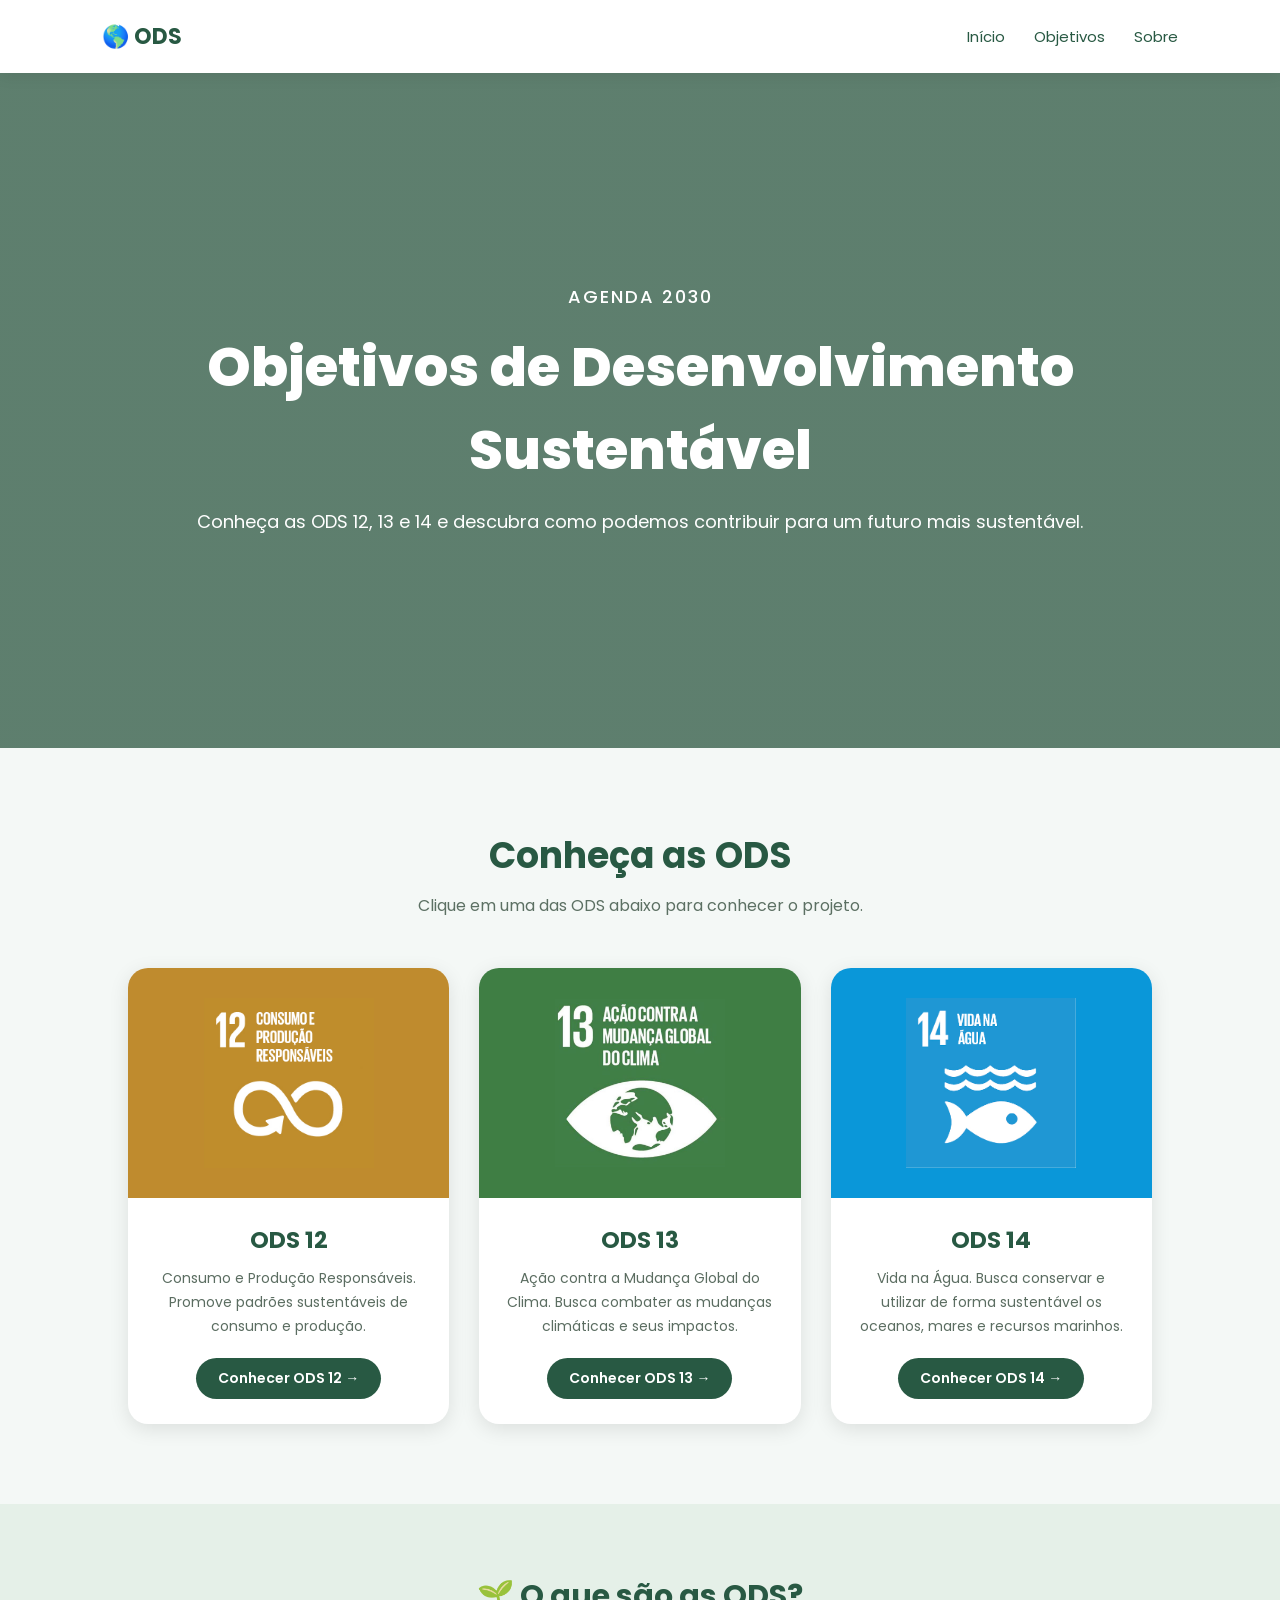
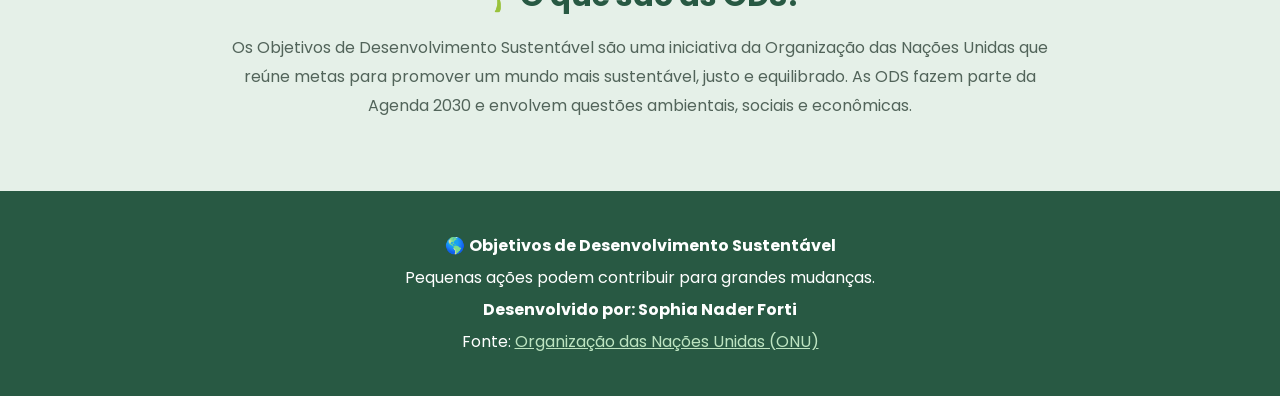
<file: index.html>
<!DOCTYPE html>
<html lang="pt-BR">

<head>

    <meta charset="UTF-8">
    <meta name="viewport" content="width=device-width, initial-scale=1.0">

    <title>Objetivos de Desenvolvimento Sustentável</title>

    <link rel="preconnect" href="https://fonts.googleapis.com">
    <link rel="preconnect" href="https://fonts.gstatic.com" crossorigin>

    <link href="https://fonts.googleapis.com/css2?family=Poppins:wght@300;400;500;600;700;800&display=swap"
        rel="stylesheet">

    <style>

        * {
            margin: 0;
            padding: 0;
            box-sizing: border-box;
            scroll-behavior: smooth;
        }

        body {
            font-family: "Poppins", sans-serif;
            background-color: #f4f8f6;
            color: #24352b;
        }

        /* CABEÇALHO */

        header {
            background-color: #ffffff;
            padding: 20px 8%;
            display: flex;
            justify-content: space-between;
            align-items: center;
            box-shadow: 0 3px 15px rgba(0, 0, 0, 0.08);
            position: sticky;
            top: 0;
            z-index: 1000;
        }

        header h2 {
            color: #285943;
            font-size: 22px;
        }

        nav a {
            color: #285943;
            text-decoration: none;
            margin-left: 25px;
            font-size: 15px;
            transition: 0.3s;
        }

        nav a:hover {
            color: #6aa56f;
        }

        /* CAPA */

        .inicio {
            min-height: 75vh;

            background:
                linear-gradient(
                    rgba(30, 75, 52, 0.70),
                    rgba(30, 75, 52, 0.70)
                ),
                url("https://images.unsplash.com/photo-1441974231531-c6227db76b6e?auto=format&fit=crop&w=1600&q=80");

            background-size: cover;
            background-position: center;

            display: flex;
            justify-content: center;
            align-items: center;

            text-align: center;
            padding: 40px 20px;
        }

        .inicio-conteudo {
            color: white;
            max-width: 900px;
        }

        .inicio-conteudo span {
            font-size: 18px;
            font-weight: 500;
            letter-spacing: 2px;
        }

        .inicio-conteudo h1 {
            font-size: 55px;
            margin: 15px 0;
            font-weight: 800;
        }

        .inicio-conteudo p {
            font-size: 18px;
            line-height: 1.8;
        }

        /* ODS */

        .ods {
            padding: 80px 10%;
        }

        .titulo {
            text-align: center;
            margin-bottom: 50px;
        }

        .titulo h2 {
            font-size: 36px;
            color: #285943;
            margin-bottom: 10px;
        }

        .titulo p {
            color: #5c7063;
            font-size: 16px;
        }

        /* CARDS */

        .cards {
            display: grid;
            grid-template-columns: repeat(3, 1fr);
            gap: 30px;
            max-width: 1100px;
            margin: auto;
        }

        .card {
            background-color: white;
            border-radius: 20px;
            overflow: hidden;
            box-shadow: 0 5px 20px rgba(0, 0, 0, 0.10);
            text-decoration: none;
            color: inherit;
            transition: 0.3s;
        }

        .card:hover {
            transform: translateY(-10px);
            box-shadow: 0 12px 30px rgba(0, 0, 0, 0.16);
        }

        /* IMAGEM DA ODS */

        .card-imagem {
            height: 230px;
            display: flex;
            justify-content: center;
            align-items: center;
            padding: 25px;
        }

        .card-imagem img {
            max-width: 170px;
            max-height: 170px;
            object-fit: contain;
        }

        /* CORES DOS CARDS */

        .ods12 {
            background-color: #bf8b2e;
        }

        .ods13 {
            background-color: #3f7e44;
        }

        .ods14 {
            background-color: #0a97d9;
        }

        /* TEXTO DOS CARDS */

        .card-conteudo {
            padding: 25px;
            text-align: center;
        }

        .card-conteudo h3 {
            font-size: 23px;
            margin-bottom: 10px;
            color: #285943;
        }

        .card-conteudo p {
            font-size: 14px;
            line-height: 1.7;
            color: #5b6d61;
            margin-bottom: 20px;
        }

        .clique {
            display: inline-block;
            padding: 10px 22px;
            border-radius: 25px;
            background-color: #285943;
            color: white;
            font-size: 14px;
            font-weight: 600;
        }

        /* EXPLICAÇÃO */

        .explicacao {
            background-color: #e5f0e8;
            padding: 70px 10%;
            text-align: center;
        }

        .explicacao h2 {
            color: #285943;
            font-size: 30px;
            margin-bottom: 15px;
        }

        .explicacao p {
            max-width: 850px;
            margin: auto;
            line-height: 1.8;
            color: #52645a;
        }

        /* RODAPÉ */

        footer {
            background-color: #285943;
            color: white;
            text-align: center;
            padding: 35px 20px;
        }

        footer p {
            margin: 7px;
        }

        footer a {
            color: #bde4c1;
        }

        /* RESPONSIVIDADE */

        @media (max-width: 850px) {

            header {
                flex-direction: column;
                gap: 10px;
            }

            nav a {
                margin: 0 8px;
                font-size: 13px;
            }

            .inicio-conteudo h1 {
                font-size: 42px;
            }

            .cards {
                grid-template-columns: 1fr;
                max-width: 500px;
            }

        }

    </style>

</head>

<body>

    <!-- CABEÇALHO -->

    <header>

        <h2>🌎 ODS</h2>

        <nav>

            <a href="#inicio">Início</a>

            <a href="#objetivos">Objetivos</a>

            <a href="#sobre">Sobre</a>

        </nav>

    </header>

    <!-- CAPA -->

    <section class="inicio" id="inicio">

        <div class="inicio-conteudo">

            <span>AGENDA 2030</span>

            <h1>Objetivos de Desenvolvimento Sustentável</h1>

            <p>
                Conheça as ODS 12, 13 e 14 e descubra como podemos
                contribuir para um futuro mais sustentável.
            </p>

        </div>

    </section>

    <!-- ODS -->

    <section class="ods" id="objetivos">

        <div class="titulo">

            <h2>Conheça as ODS</h2>

            <p>
                Clique em uma das ODS abaixo para conhecer o projeto.
            </p>

        </div>

        <div class="cards">

            <!-- ODS 12 -->

            <a href="ods12.html" class="card">

                <div class="card-imagem ods12">

                    <img
                        src="images/ODS12.png"
                        alt="Logo da ODS 12">

                </div>

                <div class="card-conteudo">

                    <h3>ODS 12</h3>

                    <p>
                        Consumo e Produção Responsáveis.
                        Promove padrões sustentáveis de consumo
                        e produção.
                    </p>

                    <span class="clique">
                        Conhecer ODS 12 →
                    </span>

                </div>

            </a>

            <!-- ODS 13 -->

            <a href="ods13.html" class="card">

                <div class="card-imagem ods13">

                    <img
                        src="images/ods13.png"
                        alt="Logo da ODS 13">

                </div>

                <div class="card-conteudo">

                    <h3>ODS 13</h3>

                    <p>
                        Ação contra a Mudança Global do Clima.
                        Busca combater as mudanças climáticas
                        e seus impactos.
                    </p>

                    <span class="clique">
                        Conhecer ODS 13 →
                    </span>

                </div>

            </a>

            <!-- ODS 14 -->

            <a href="ods14.html" class="card">

                <div class="card-imagem ods14">

                    <img
                        src="images/ods14.png"
                        alt="Logo da ODS 14">

                </div>

                <div class="card-conteudo">

                    <h3>ODS 14</h3>

                    <p>
                        Vida na Água.
                        Busca conservar e utilizar de forma sustentável
                        os oceanos, mares e recursos marinhos.
                    </p>

                    <span class="clique">
                        Conhecer ODS 14 →
                    </span>

                </div>

            </a>

        </div>

    </section>

    <!-- SOBRE -->

    <section class="explicacao" id="sobre">

        <h2>🌱 O que são as ODS?</h2>

        <p>
            Os Objetivos de Desenvolvimento Sustentável são uma iniciativa
            da Organização das Nações Unidas que reúne metas para promover
            um mundo mais sustentável, justo e equilibrado. As ODS fazem
            parte da Agenda 2030 e envolvem questões ambientais, sociais
            e econômicas.
        </p>

    </section>

    <!-- RODAPÉ -->

    <footer>

        <p>
            🌎 <strong>Objetivos de Desenvolvimento Sustentável</strong>
        </p>

        <p>
            Pequenas ações podem contribuir para grandes mudanças.
        </p>

        <p>
            <strong>Desenvolvido por: Sophia Nader Forti</strong>
        </p>

        <p>
            Fonte:
            <a
                href="https://brasil.un.org/pt-br/sdgs"
                target="_blank">
                Organização das Nações Unidas (ONU)
            </a>
        </p>

    </footer>

</body>
</html>
</file>
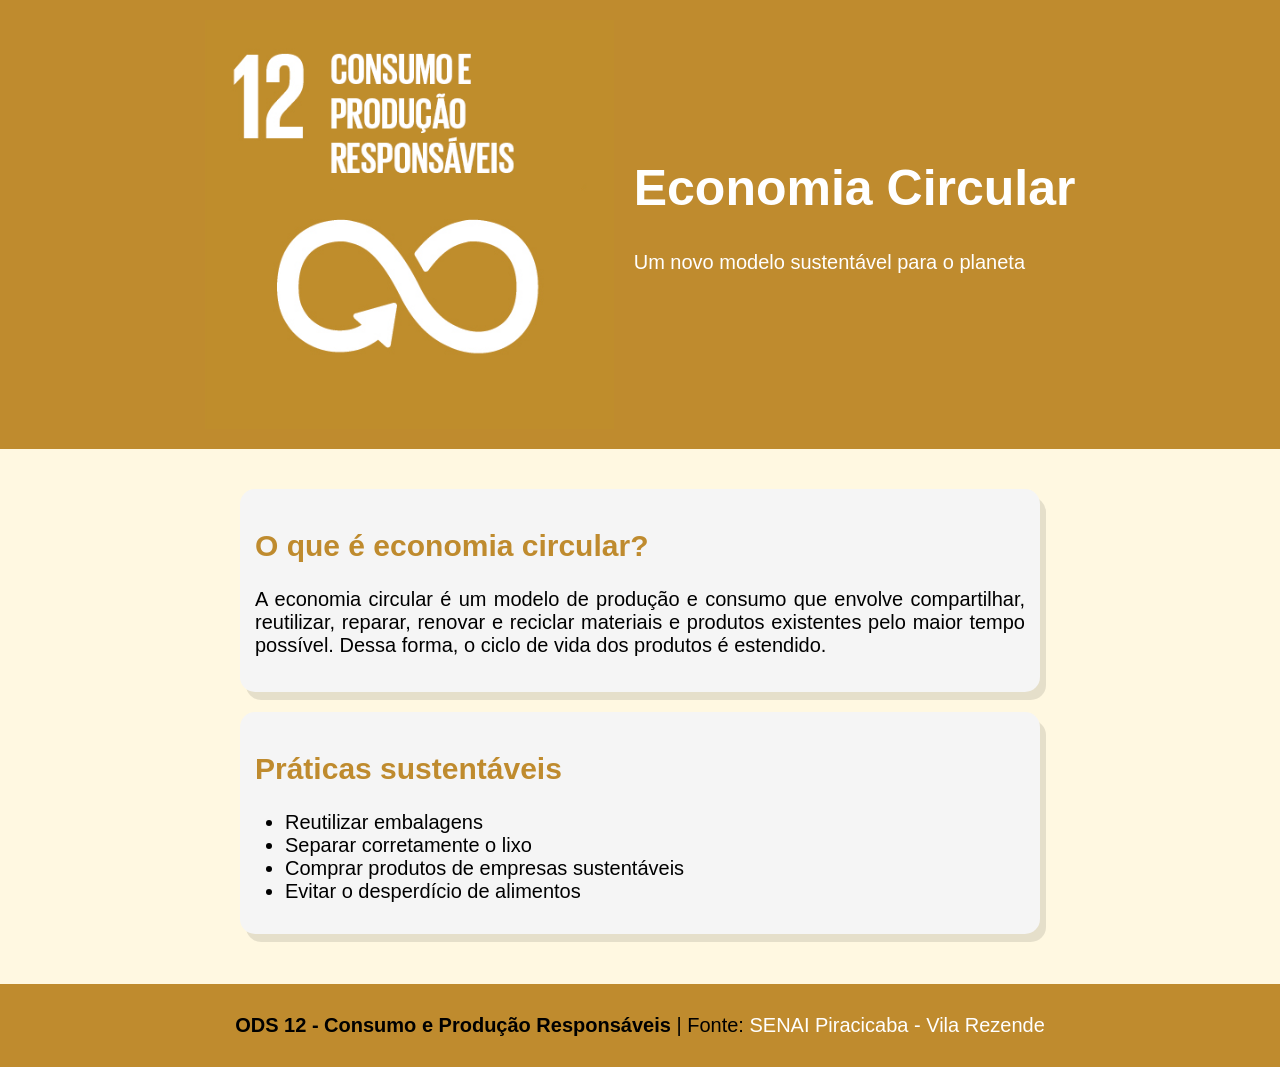
<file: ods12.html>
<!DOCTYPE html>
<html lang="pt-BR">
<head>
    <meta charset="UTF-8">
    <meta name="viewport" content="width=device-width, initial-scale=1.0">
    <title>ODS 12</title>
    <link rel="stylesheet" href="css/ods12.css">
</head>

<body>
    <!-- Tag header se refere a parte superior -->

    <header>

        <div class="header-content">
             <img src="images/ODS12.png" alt="Imagem ODS 12">
             <div class="header-text">
                 
                  <a href="https://brasil.un.org/pt-br/sdgs" target="_blank">
                    <h1>Economia Circular</h1>
                  </a>
            
                 <p>Um novo modelo sustentável para o planeta</p>
             </div>
        </div>
    </header>

    <!-- Tag section diz respeito a uma seçã do site -->
     <section>
        <article>
            
            <h2>O que é economia circular?</h2>
            <p>A economia circular é um modelo de produção e consumo que envolve compartilhar,
                 reutilizar, reparar, renovar e reciclar materiais e produtos existentes pelo maior tempo possível. 
                 Dessa forma, o ciclo de vida dos produtos é estendido.</p>
        
        </article>

        <article>
            <h2>Práticas sustentáveis</h2>
            <ul>
                <li>Reutilizar embalagens</li>
                <li>Separar corretamente o lixo</li>
                <li>Comprar produtos de empresas sustentáveis</li>
                <li>Evitar o desperdício de alimentos</li>
            </ul>
        </article>
     
    </section>

    <footer>
        <p>
            <strong>
                ODS 12 - Consumo e Produção Responsáveis
            </strong>
            | Fonte: 
            <a target="_blank" href="https://www.sp.senai.br/unidade/piracicabavila/"> SENAI Piracicaba - Vila Rezende </a>

        </p>
    </footer>

</body>
</html>
</file>
<file: css/ods12.css>
body {
    background-color: #fff8e1;
    font-family: 'Segoe UI', Tahoma, Geneva, Verdana, sans-serif;
    margin: 0;
    padding: 0;
}

header {
    background-color: #bf8b2e;
    color: white;
    padding: 20px;
}

.header-content {
    display:flex;
    align-items: center; /*alinha na vertical*/
    justify-content: center; /*alinha na horizontal*/
    gap: 20px; /*espaçamento interno*/
    flex-wrap: wrap; /*quebra a linha e ajusta*/
}

.header-text {
    margin-bottom: 30px;
}

h1 {
    font-size: 50px;
    text-align: center;
}

p {
    font-size: 20px;
}

img {
    width: 33%;
    height: auto;
}
a {
    text-decoration: none;
    color: white;
}

a:hover {
    text-decoration: underline;
}

section {
    padding: 20px;
    max-width: 800px;
    margin: 0 auto;
    text-align: justify;
}   

article {
    background-color: #f5f5f5;
    padding: 15px;
    border-radius: 15px;
    margin-top: 20px;
    box-shadow: 6px 8px 0px rgba(0, 0, 0, 0.1)
}

ul {
    margin-top: 10px;
    padding-left: 30px;
    /* list-style--type: none; (Remove os bullets) */
}

li {
    font-size: 20px;

}

h2 {
    color:#bf8b2e;
    font-size: 30px;
}

footer {
    background-color: #bf8b2e;
    padding: 10px;
    text-align: center;
    margin-top: 30px;
    font-size: 20px;
}

/* Para dispositivos móveis */
@media (max-width: 768px) {
    img {
        width: 60%;
    }

     h1 {
        font-size: 40px;

    }

    p {
        font-size: 20px;
    }

}
</file>
